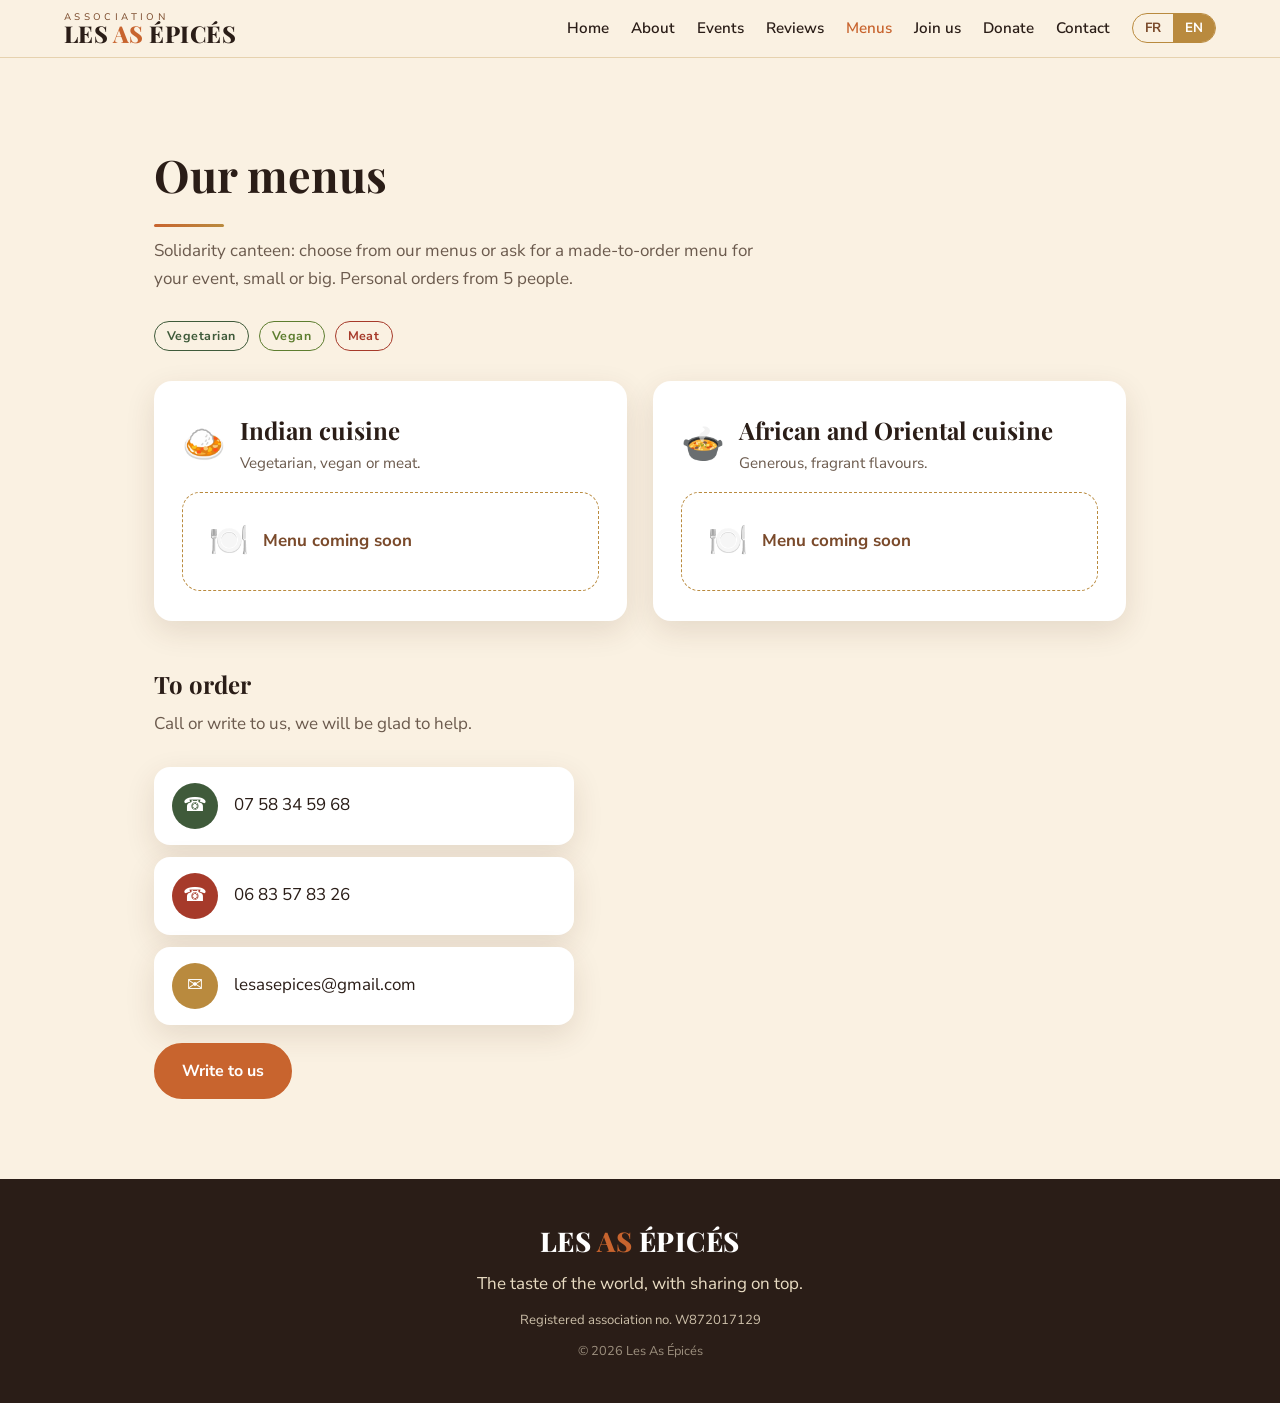
<file: menus.html>
<!doctype html>
<html lang="fr">
<head>
<meta charset="utf-8">
<meta name="viewport" content="width=device-width, initial-scale=1">
<title>Menus – Les As Épicés</title>
<meta name="description" content="Les menus de la cantine solidaire Les As Épicés : cuisine indienne, africaine et orientale, végétarien, vegan ou viande.">
<link rel="preconnect" href="https://fonts.googleapis.com">
<link rel="preconnect" href="https://fonts.gstatic.com" crossorigin>
<link href="https://fonts.googleapis.com/css2?family=Playfair+Display:wght@600;700;800&family=Nunito+Sans:wght@400;600;700&display=swap" rel="stylesheet">
<link rel="stylesheet" href="style.css">
</head>
<body data-lang="fr">

<header class="nav">
  <a class="logo" href="index.html#home" aria-label="Les As Épicés">
    <span class="logo-small">ASSOCIATION</span>
    <span class="logo-main">LES <b>AS</b> ÉPICÉS</span>
  </a>
  <button class="burger" aria-label="Menu" onclick="document.body.classList.toggle('menu-open')">☰</button>
  <nav>
    <a href="index.html#home"><span class="fr">Accueil</span><span class="en">Home</span></a>
    <a href="index.html#about"><span class="fr">À propos</span><span class="en">About</span></a>
    <a href="index.html#events"><span class="fr">Événements</span><span class="en">Events</span></a>
    <a href="index.html#reviews"><span class="fr">Avis</span><span class="en">Reviews</span></a>
    <a href="menus.html" style="color:var(--orange)"><span class="fr">Menus</span><span class="en">Menus</span></a>
    <a href="index.html#join"><span class="fr">Rejoindre</span><span class="en">Join us</span></a>
    <a href="index.html#donate"><span class="fr">Faire un don</span><span class="en">Donate</span></a>
    <a href="index.html#contact">Contact</a>
    <div class="lang">
      <button data-set-lang="fr" class="active">FR</button><button data-set-lang="en">EN</button>
    </div>
  </nav>
</header>

<main>
<section class="menus">
  <h2><span class="fr">Nos menus</span><span class="en">Our menus</span></h2>
  <p class="sub">
    <span class="fr">Cantine solidaire : choisissez dans nos menus ou demandez un menu sur mesure pour votre événement, petit ou grand. Commandes personnelles à partir de 5 personnes.</span>
    <span class="en">Solidarity canteen: choose from our menus or ask for a made-to-order menu for your event, small or big. Personal orders from 5 people.</span>
  </p>
  <div class="legend">
    <span class="badge veg"><span class="fr">Végétarien</span><span class="en">Vegetarian</span></span>
    <span class="badge vegan">Vegan</span>
    <span class="badge meat"><span class="fr">Viande</span><span class="en">Meat</span></span>
  </div>

  <div id="menuGrid" class="menu-grid"></div>

  <div class="order-box">
    <h3><span class="fr">Pour commander</span><span class="en">To order</span></h3>
    <p class="sub">
      <span class="fr">Appelez-nous ou écrivez-nous, nous vous répondons avec plaisir.</span>
      <span class="en">Call or write to us, we will be glad to help.</span>
    </p>
    <a class="c-line" href="tel:+33758345968"><i class="dot g">☎</i><span>07 58 34 59 68</span></a>
    <a class="c-line" href="tel:+33683578326"><i class="dot r">☎</i><span>06 83 57 83 26</span></a>
    <a class="c-line" href="mailto:lesasepices@gmail.com"><i class="dot y">✉</i><span>lesasepices@gmail.com</span></a>
    <p style="margin-top:18px"><a class="btn primary" href="index.html#contact"><span class="fr">Nous écrire</span><span class="en">Write to us</span></a></p>
  </div>
</section>
</main>

<footer>
  <div class="logo-main small">LES <b>AS</b> ÉPICÉS</div>
  <p><span class="fr">Le goût du monde, le partage en plus.</span><span class="en">The taste of the world, with sharing on top.</span></p>
  <p class="legal"><span class="fr">Association déclarée n° W872017129</span><span class="en">Registered association no. W872017129</span></p>
  <p class="copy">© <span id="year"></span> Les As Épicés</p>
</footer>

<script src="menus.js"></script>
</body>
</html>
</file>
<file: style.css>
:root{
  --cream:#faf1e2; --cream2:#f3e4c9; --ink:#2a1d17; --brown:#7a4a2b;
  --orange:#c8642e; --gold:#b98a3e; --green:#3f5a3a; --red:#a63a2a;
  --radius:18px; --shadow:0 10px 30px rgba(74,40,20,.12);
}
*{box-sizing:border-box;margin:0;padding:0}
html{scroll-behavior:smooth;scroll-padding-top:80px}
body{font-family:'Nunito Sans',system-ui,sans-serif;color:var(--ink);background:var(--cream);line-height:1.65;font-size:17px}
h1,h2,h3,.logo-main{font-family:'Playfair Display',Georgia,serif}
b{font-weight:800}

/* language toggle */
body[data-lang="fr"] .en{display:none!important}
body[data-lang="en"] .fr{display:none!important}

/* nav */
.nav{position:sticky;top:0;z-index:50;display:flex;align-items:center;justify-content:space-between;padding:12px 5vw;background:rgba(250,241,226,.94);backdrop-filter:blur(10px);border-bottom:1px solid rgba(185,138,62,.3)}
.logo{text-decoration:none;color:var(--ink);display:flex;flex-direction:column;line-height:1}
.logo-small{font-size:.6rem;letter-spacing:.35em;color:var(--brown)}
.logo-main{font-size:1.45rem;font-weight:800;letter-spacing:.02em}
.logo-main b{color:var(--orange)}
.nav nav{display:flex;align-items:center;gap:22px}
.nav nav a{text-decoration:none;color:var(--ink);font-weight:600;font-size:.95rem;position:relative}
.nav nav a:hover{color:var(--orange)}
.lang{display:flex;border:1.5px solid var(--gold);border-radius:99px;overflow:hidden}
.lang button{border:0;background:transparent;padding:5px 12px;font-weight:700;cursor:pointer;color:var(--brown);font-family:inherit}
.lang button.active{background:var(--gold);color:#fff}
.burger{display:none;background:none;border:0;font-size:1.7rem;cursor:pointer;color:var(--ink)}

/* buttons */
.btn{display:inline-block;padding:13px 26px;border-radius:99px;border:2px solid var(--brown);background:transparent;color:var(--brown);font-weight:700;font-size:1rem;text-decoration:none;cursor:pointer;font-family:inherit;transition:.2s}
.btn:hover{transform:translateY(-2px);box-shadow:var(--shadow)}
.btn.primary{background:var(--orange);border-color:var(--orange);color:#fff}
.btn.green{background:var(--green);border-color:var(--green);color:#fff}

section{padding:80px 5vw}
h2{font-size:clamp(1.9rem,4vw,2.8rem);color:var(--ink);margin-bottom:10px;position:relative}
h2::after{content:"";display:block;width:70px;height:3px;background:linear-gradient(90deg,var(--orange),var(--gold));margin-top:12px;border-radius:3px}
.sub{color:#6b5a4d;margin-bottom:28px;max-width:60ch}

/* hero */
.hero{display:grid;grid-template-columns:1.1fr .9fr;gap:40px;align-items:center;min-height:86vh;background:radial-gradient(circle at 85% 20%,#f6d9a8 0,transparent 45%),radial-gradient(circle at 10% 90%,#f0c9a0 0,transparent 40%),var(--cream)}
.eyebrow{letter-spacing:.25em;text-transform:uppercase;font-size:.78rem;color:var(--brown);font-weight:700;margin-bottom:14px}
.hero h1{font-size:clamp(2.8rem,7vw,5.2rem);line-height:1.02;font-weight:800}
.hero h1 b{color:var(--orange)}
.tagline{font-family:'Playfair Display',serif;font-style:italic;font-size:1.35rem;color:var(--brown);margin:14px 0 18px}
.lead{max-width:56ch;margin-bottom:28px}
.cta{display:flex;gap:12px;flex-wrap:wrap;margin-bottom:26px}
.diet{display:flex;gap:12px;color:var(--green);font-weight:800;letter-spacing:.12em;text-transform:uppercase;font-size:.85rem}
.diet i{color:var(--gold);font-style:normal}
.hero-photo{justify-self:center;width:100%;max-width:460px;border-radius:200px 200px 24px 24px;overflow:hidden;box-shadow:0 0 0 8px var(--cream),0 0 0 10px var(--gold),var(--shadow);aspect-ratio:4/5}
.hero-photo img{width:100%;height:100%;object-fit:cover;display:block}

/* services */
.services{background:#fff7ea;text-align:center}
.services h2::after{margin-inline:auto}
.cards{display:grid;grid-template-columns:repeat(auto-fit,minmax(240px,1fr));gap:22px;max-width:1000px;margin:34px auto}
.card{background:#fff;border-radius:var(--radius);padding:30px 24px;box-shadow:var(--shadow);border-top:4px solid var(--orange);transition:.25s}
.card:hover{transform:translateY(-6px)}
.card:nth-child(2){border-color:var(--gold)}
.card:nth-child(3){border-color:var(--green)}
.ico{font-size:2.6rem;margin-bottom:10px}
.card h3{font-size:1.4rem;margin-bottom:8px}
.occasions{max-width:800px;margin:0 auto;padding:16px 24px;border:1.5px dashed var(--gold);border-radius:99px;color:var(--brown);font-weight:600}

/* about */
.about{display:block;max-width:820px;margin:auto}
.about p{margin-top:12px;font-size:1.05rem}
.values{list-style:none;display:flex;gap:12px;flex-wrap:wrap;margin-top:22px}
.values li{background:var(--cream2);padding:9px 18px;border-radius:99px;font-weight:700;color:var(--brown)}
.board{background:#fff;padding:30px;border-radius:var(--radius);box-shadow:var(--shadow)}
.board h3{margin-bottom:18px;font-size:1.4rem}
.member{display:flex;align-items:center;gap:16px;padding:14px 0;border-bottom:1px solid #f0e3cc}
.member:last-child{border:0}
.avatar{width:52px;height:52px;border-radius:50%;background:linear-gradient(135deg,var(--orange),var(--gold));color:#fff;display:grid;place-items:center;font-family:'Playfair Display',serif;font-weight:700;font-size:1.3rem;flex:none}
.member strong{display:block}
.member small{color:var(--green);font-weight:700;letter-spacing:.06em;text-transform:uppercase;font-size:.75rem}

/* events */
.events{background:#fff7ea}
.event-grid{display:grid;grid-template-columns:repeat(auto-fill,minmax(270px,1fr));gap:22px;max-width:1200px}
.ev{background:#fff;border-radius:var(--radius);overflow:hidden;box-shadow:var(--shadow);transition:.25s}
.ev:hover{transform:translateY(-5px)}
.ev .ph{aspect-ratio:4/3;background:linear-gradient(135deg,var(--cream2),#f0c9a0);display:grid;place-items:center;font-size:3rem;overflow:hidden}
.ev .ph img,.ev .ph video{width:100%;height:100%;object-fit:cover}
.ev .txt{padding:18px 20px}
.ev h3{font-size:1.2rem;margin-bottom:4px}
.ev small{color:var(--orange);font-weight:700;letter-spacing:.05em;text-transform:uppercase;font-size:.74rem}
.ev p{margin-top:6px;font-size:.95rem;color:#6b5a4d}

/* forms */
.join{background:linear-gradient(160deg,var(--cream),var(--cream2))}
.panel{background:#fff;padding:34px;border-radius:var(--radius);box-shadow:var(--shadow);max-width:720px;margin:auto;position:relative}
.join .panel{max-width:760px}
label{display:block;font-weight:700;font-size:.9rem;margin-bottom:14px;color:var(--brown)}
input,select,textarea{display:block;width:100%;margin-top:6px;padding:12px 14px;border:1.5px solid #e4d3b4;border-radius:12px;background:#fffdf8;font:inherit;color:var(--ink);transition:.2s}
input:focus,select:focus,textarea:focus{outline:none;border-color:var(--orange);box-shadow:0 0 0 3px rgba(200,100,46,.18)}
.row{display:grid;grid-template-columns:1fr 1fr;gap:14px}
.hp{position:absolute!important;left:-9999px;opacity:0;height:0;width:0}
.status{margin-top:14px;font-weight:700;min-height:1.4em}
.status.ok{color:var(--green)}.status.err{color:var(--red)}
.note{font-size:.85rem;color:#8a7868;margin-top:10px}

/* donate */
.donate{background:linear-gradient(135deg,#3f5a3a,#2c4229);color:#fff}
.donate h2,.donate h3{color:#fff}
.donate h2::after{background:var(--gold)}
.donate-inner{display:grid;grid-template-columns:1.1fr 1fr;gap:50px;max-width:1200px;margin:auto;align-items:center}
.heart{font-size:3rem;color:#f08a6a;animation:beat 1.6s infinite}
@keyframes beat{10%,30%{transform:scale(1.18)}20%{transform:scale(1)}}
.impact{display:grid;grid-template-columns:repeat(3,1fr);gap:12px;margin:26px 0}
.impact div{background:rgba(255,255,255,.1);border:1px solid rgba(255,255,255,.2);border-radius:14px;padding:16px;font-size:.88rem}
.impact b{display:block;font-family:'Playfair Display',serif;font-size:1.6rem;color:#f3c872}
.pay-info a{color:#f3c872;font-weight:700}
.panel.light{color:var(--ink)}
.panel.light h3{color:var(--ink);margin-bottom:16px}
.amounts{display:flex;gap:10px;margin-bottom:16px;flex-wrap:wrap}
.amounts button{flex:1;padding:10px;border:2px solid var(--green);background:#fff;border-radius:12px;font-weight:800;color:var(--green);cursor:pointer;font-family:inherit;font-size:1rem}
.amounts button.on,.amounts button:hover{background:var(--green);color:#fff}

/* contact */
.contact{display:grid;grid-template-columns:1fr 1.2fr;gap:50px;max-width:1200px;margin:auto;align-items:start}
.c-line{display:flex;align-items:center;gap:16px;padding:16px 18px;margin-bottom:12px;background:#fff;border-radius:16px;box-shadow:var(--shadow);text-decoration:none;color:var(--ink);transition:.2s}
.c-line:hover{transform:translateX(6px)}
.dot{width:46px;height:46px;border-radius:50%;display:grid;place-items:center;color:#fff;font-style:normal;font-size:1.2rem;flex:none}
.dot.g{background:var(--green)}.dot.r{background:var(--red)}.dot.y{background:var(--gold)}

footer{background:var(--ink);color:#e9dcc3;text-align:center;padding:40px 5vw}
footer .logo-main{color:#fff;font-size:1.7rem;margin-bottom:6px}
footer .copy{font-size:.8rem;opacity:.6;margin-top:10px}

/* responsive */
/* nav collapses earlier now that there are 7 links */
@media(max-width:1120px){
  .burger{display:block}
  .nav nav{display:none;position:absolute;top:100%;left:0;right:0;flex-direction:column;align-items:flex-start;background:var(--cream);padding:20px;gap:16px;border-bottom:1px solid var(--gold)}
  body.menu-open .nav nav{display:flex}
}
.cards{max-width:760px}
.center-cta{text-align:center;margin-top:28px}
/* menus page */
.menus{max-width:1100px;margin:auto}
.legend{display:flex;gap:10px;flex-wrap:wrap;margin:0 0 30px}
.badge{display:inline-flex;align-items:center;gap:6px;padding:4px 12px;border-radius:99px;font-size:.78rem;font-weight:700;letter-spacing:.04em;border:1.5px solid currentColor}
.badge.veg{color:var(--green)}.badge.vegan{color:#5d7d2f}.badge.meat{color:var(--red)}
.menu-grid{display:grid;grid-template-columns:repeat(auto-fit,minmax(min(100%,420px),1fr));gap:26px}
.menu-card{background:#fff;border-radius:var(--radius);box-shadow:var(--shadow);padding:30px 28px;min-width:0}
.menu-card header{display:flex;gap:14px;align-items:center;margin-bottom:16px}
.menu-card .ico{font-size:2.2rem;margin:0}
.menu-card h3{font-size:1.5rem}
.menu-card header p{color:#6b5a4d;font-size:.95rem}
.menu-card img{width:100%;border-radius:12px;margin-bottom:14px}
.menu-sec h4{font-family:'Playfair Display',serif;font-size:1.15rem;color:var(--orange);margin:18px 0 8px}
.menu-item{display:flex;gap:10px;align-items:baseline;padding:8px 0;border-bottom:1px dotted #e4d3b4}
.menu-item .nm{flex:1;min-width:0}
.menu-item .pr{font-weight:800;color:var(--brown);white-space:nowrap}
.order-box{margin-top:44px}
.order-box h3{font-size:1.5rem;margin-bottom:6px}
.order-box .c-line{max-width:420px}

.give-now{margin:20px 0;padding:16px 18px;border:1px solid rgba(255,255,255,.28);border-radius:14px;background:rgba(255,255,255,.08);font-size:.95rem}
.give-now b{display:block;margin-bottom:6px;color:#f3c872;font-size:1rem}
.legal{font-size:.82rem;opacity:.85;max-width:62ch;margin:12px auto 0}

/* what we offer */
.offer{max-width:900px;margin:40px auto 30px}
.offer>h3{font-size:1.6rem;margin-bottom:18px}
.offer-box{background:#fff;border-radius:var(--radius);box-shadow:var(--shadow);padding:28px 24px}
.offer-box h4{font-size:.78rem;letter-spacing:.14em;text-transform:uppercase;color:var(--orange);font-family:'Nunito Sans',system-ui,sans-serif;margin:0 0 12px}
.offer-box h4:not(:first-child){margin-top:26px}
.chips{display:flex;flex-wrap:wrap;justify-content:center;gap:10px}
.chips>span{background:var(--cream2);color:var(--brown);font-weight:700;padding:10px 18px;border-radius:99px}
.price-badge{display:inline-block;margin-top:26px;background:var(--green);color:#fff;font-weight:800;padding:11px 26px;border-radius:99px;letter-spacing:.02em}

/* reviews */
.reviews{background:var(--cream)}
.review-grid{display:grid;grid-template-columns:repeat(auto-fit,minmax(min(100%,280px),1fr));gap:20px;max-width:1100px;margin:0 0 36px}
.review{background:#fff;border-radius:var(--radius);box-shadow:var(--shadow);padding:24px;margin:0;min-width:0}
.rs{color:var(--gold);font-size:1.2rem;letter-spacing:.1em}
.rs span{color:#e4d3b4}
.review blockquote{margin:10px 0 14px;font-size:1.02rem}
.review figcaption{font-weight:800;color:var(--brown)}
.reviews .panel{margin:0;max-width:640px}
.reviews .soon-box{grid-column:1/-1}
.stars-wrap{border:0;margin:0 0 14px;padding:0}
.stars-wrap legend{font-weight:700;font-size:.9rem;color:var(--brown);margin-bottom:4px;padding:0}
.stars{display:inline-flex;flex-direction:row-reverse;gap:4px}
.stars input{position:absolute;opacity:0;width:1px;height:1px;margin:0;padding:0;border:0}
.stars label{font-size:2.2rem;line-height:1;color:#e4d3b4;cursor:pointer;margin:0;transition:color .15s}
.stars input:checked ~ label,.stars label:hover,.stars label:hover ~ label{color:var(--gold)}
.stars input:focus-visible + label{outline:2px solid var(--orange);outline-offset:2px;border-radius:4px}
.amounts button{flex:1 1 60px}

/* event galleries */
.event-grid{display:block;max-width:1200px}
.event-block{margin-bottom:56px}
.event-block header{margin-bottom:20px;max-width:70ch}
.event-block header small{color:var(--orange);font-weight:700;letter-spacing:.08em;text-transform:uppercase;font-size:.78rem}
.event-block header h3{font-size:1.9rem;margin:2px 0 6px}
.event-block header p{color:#6b5a4d}
.gallery{columns:3 250px;column-gap:14px}
.g-item{break-inside:avoid;margin:0 0 14px;border-radius:14px;overflow:hidden;box-shadow:var(--shadow);background:#fff}
.g-item img,.g-item video{display:block;width:100%;height:auto}
.g-item button{display:block;width:100%;border:0;padding:0;background:none;cursor:zoom-in}
.g-item img{transition:transform .35s}
.g-item button:hover img{transform:scale(1.04)}
.soon-box{display:flex;align-items:center;gap:14px;padding:22px 26px;border:1.5px dashed var(--gold);border-radius:var(--radius);color:var(--brown);font-weight:700;background:rgba(255,255,255,.6)}
.soon-box span{font-size:2rem}
.event-block.soon{margin-bottom:30px}
.lightbox{position:fixed;inset:0;z-index:100;background:rgba(20,12,8,.93);display:flex;align-items:center;justify-content:center}
.lightbox[hidden]{display:none}
.lightbox img{max-width:92vw;max-height:88vh;border-radius:10px}
.lightbox button{position:absolute;background:rgba(255,255,255,.14);color:#fff;border:0;width:46px;height:46px;border-radius:50%;font-size:1.9rem;cursor:pointer;line-height:1}
.lb-x{top:16px;right:16px}.lb-p{left:14px;top:50%}.lb-n{right:14px;top:50%}

@media(max-width:860px){
  .hero,.about,.donate-inner,.contact{grid-template-columns:1fr}
  .hero{min-height:auto;padding-top:50px}
  .hero-photo{max-width:320px}
  .row{grid-template-columns:1fr}
  .impact{grid-template-columns:1fr}
  section{padding:56px 5vw}
}
</file>
